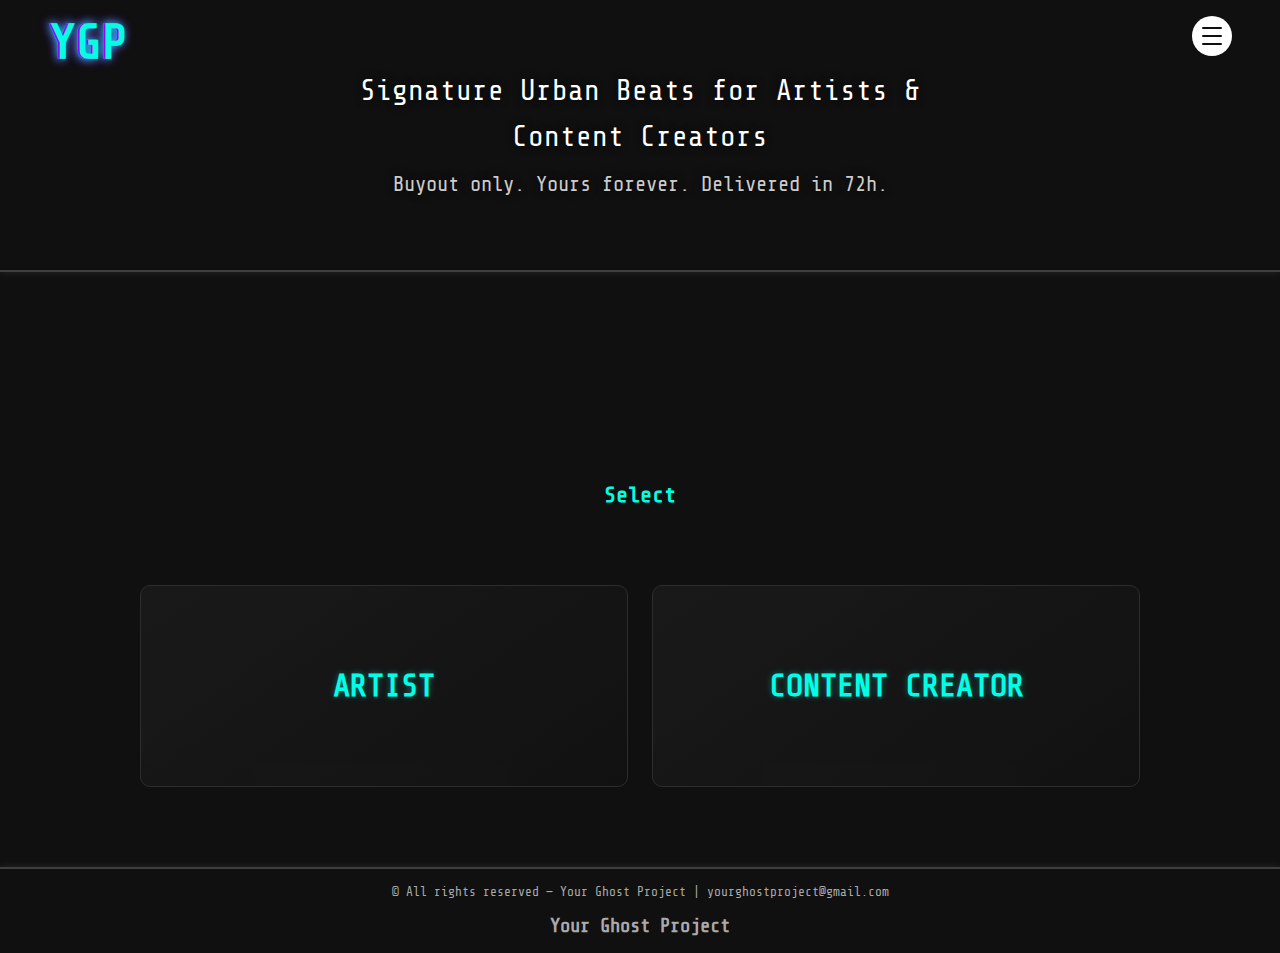
<file: index.html>
<!DOCTYPE html>
<html lang="en">
<head>
  <meta charset="UTF-8" />
  <meta name="viewport" content="width=device-width, initial-scale=1.0" />
  <title>Your Ghost Project</title>
  <link rel="icon" type="image/x-icon" href="favicon.ico" />
  <!-- Google font for monospace feel -->
  <link href="https://fonts.googleapis.com/css2?family=Share+Tech+Mono&display=swap" rel="stylesheet" />
  <style>
    /* Base styles */
    html { scroll-behavior: smooth; }
    body {
      margin: 0;
      font-family: 'Share Tech Mono', monospace;
      background-color: #101010;
      color: #f2f2f2;
      text-align: center;
    }

    /* Banner wrapper holds the video background and text */
    .banner-wrapper {
      position: relative;
      width: 100%;
      height: 270px;
      overflow: hidden;
      border-bottom: 2px solid rgba(255, 255, 255, 0.2);
      box-shadow: 0 0 8px rgba(255, 255, 255, 0.1);
    }
    .banner-video {
      width: 100%;
      height: 100%;
      object-fit: cover;
      object-position: center 55%;
      opacity: 0.3;
      transition: opacity 0.3s ease;
    }
    .banner-wrapper:hover .banner-video {
      opacity: 0.45;
    }

    /* Navigation bar copied from artist/creator pages */
    .navbar {
      position: absolute;
      top: 0;
      left: 0;
      width: 100%;
      z-index: 100;
      padding: 1rem 0;
      background: transparent;
    }
    /* Glitch logo top-left */
    .logo-mixed {
      position: absolute;
      top: 1rem;
      left: 3rem;
      font-family: 'Share Tech Mono', monospace;
      font-size: 3rem;
      font-weight: bold;
      color: #00ffe5;
      text-decoration: none;
      text-shadow: 0 0 8px #00ffe5, 0 0 12px #9d00ff;
      z-index: 101;
    }
    .logo-mixed::before {
      content: attr(data-text);
      position: absolute;
      left: 2px;
      top: 0;
      color: inherit;
      text-shadow: -2px 0 #9d00ff;
      animation: glitch 1s infinite linear alternate-reverse;
    }
    @keyframes glitch {
      0%   { text-shadow: 2px 2px #00ffe5, -2px -2px #9d00ff; }
      25%  { text-shadow: -2px 2px #00ffe5, 2px -2px #9d00ff; }
      50%  { text-shadow: 2px -2px #00ffe5, -2px 2px #9d00ff; }
      75%  { text-shadow: -2px -2px #00ffe5, 2px 2px #9d00ff; }
      100% { text-shadow: 2px 2px #00ffe5, -2px -2px #9d00ff; }
    }

    /* Hamburger menu */
    .menu-toggle {
      position: absolute;
      top: 1rem;
      right: 3rem;
      width: 40px;
      height: 40px;
      background: white;
      border: none;
      border-radius: 50%;
      display: flex;
      flex-direction: column;
      justify-content: center;
      align-items: center;
      cursor: pointer;
      z-index: 101;
      padding: 0;
    }
    .menu-toggle .bar {
      width: 20px;
      height: 2px;
      background-color: #101010;
      margin: 3px 0;
      border-radius: 1px;
    }
    /* Hidden navigation links */
    .nav-links {
      display: none;
      position: absolute;
      top: 60px;
      right: 3rem;
      flex-direction: column;
      background-color: #1a1a1a;
      border-radius: 8px;
      padding: 1rem;
      box-shadow: 0 4px 8px rgba(0,0,0,0.4);
      z-index: 100;
    }
    .navbar.open .nav-links {
      display: flex;
    }
    .nav-links a {
      color: white;
      text-decoration: none;
      font-size: 0.95rem;
      font-weight: bold;
      margin: 0.5rem 0;
      transition: 0.3s;
    }
    .nav-links a:hover,
    .nav-links a.active {
      color: #00ffe5;
      text-shadow: 0 0 8px #00ffe5;
    }

    /* Banner text */
    .banner-text {
      position: absolute;
      top: 50%;
      left: 50%;
      transform: translate(-50%, -50%);
      color: #f2f2f2;
      font-size: 1rem;
      line-height: 1.6;
      padding: 0 1rem;
      text-shadow: 0 0 8px #000000cc;
      display: flex;
      flex-direction: column;
      align-items: center;
      z-index: 2;
    }
    .banner-main {
      font-size: 1.8rem;
      color: #ffffff;
      margin-bottom: 0.5rem;
    }
    .banner-sub {
      /* Slightly larger font for emphasis */
      font-size: 1.3rem;
      color: #cccccc;
    }

    /* Typed section */
    .typed-container {
      margin-top: 2.5rem;
      font-size: 1rem;
      font-weight: 400;
      color: #f2f2f2;
      font-family: 'Share Tech Mono', monospace;
      max-width: 800px;
      margin-left: auto;
      margin-right: auto;
      text-align: center;
      line-height: 1.6;
      min-height: 6rem;
    }
    #typed-intro {
      opacity: 0;
      transform: translateY(10px);
      animation: fadeInUp 1.2s ease-out forwards;
    /* Increase font size slightly */
    font-size: 1.3rem;
    }
    @keyframes fadeInUp {
      to {
        opacity: 1;
        transform: translateY(0);
      }
    }
    .section-title {
      margin-top: 2rem;
      font-size: 1.4rem;
      font-weight: bold;
      color: #00ffe5;
      min-height: 2rem;
    }

    /* Success and error message classes reused from other pages */
    .ygp-success {
      background: #1a1a1a;
      border-radius: 8px;
      padding: 2rem;
      color: #00ffe5;
      box-shadow: 0 3px 6px rgba(0,0,0,0.4);
      text-align: center;
    }
    .ygp-success p {
      margin: 0.5rem 0;
      color: #ccc;
    }
    .ygp-error {
      margin-top: 1rem;
      color: #ff6666;
      font-size: 0.9rem;
    }

    /* Mobile responsiveness tweaks */
    @media (max-width: 640px) {
      .banner-wrapper {
        max-height: 40vh;
      }
      .banner-text {
        padding: 1.25rem 1rem;
      }
      .banner-main {
        font-size: clamp(1.25rem, 5vw, 2rem);
      }
      .banner-sub {
        font-size: clamp(1rem, 4.5vw, 1.3rem);
      }
      #typed-intro {
        font-size: clamp(0.95rem, 3.5vw, 1.3rem);
        line-height: 1.5;
      }
      .typed-container {
        margin-top: 1.5rem;
      }
      /* Ensure buttons inside offers stack on smaller devices */
      .offers {
        display: flex;
        flex-direction: column;
        gap: 1rem;
        align-items: center;
      }
      .offer h3 {
        margin-top: 0.5rem;
      }
    }

    /* Offers section */
    .container {
      max-width: 1000px;
      margin: 2rem auto;
      padding: 1rem;
    }
    .offers {
      display: flex;
      flex-wrap: wrap;
      justify-content: space-around;
      gap: 1.5rem;
      margin: 1.5rem 0 1rem;
    }
    .offer {
      flex: 1 1 280px;
      background: linear-gradient(145deg, #1a1a1a, #121212);
      border: 1px solid #2d2d2d;
      border-radius: 10px;
      height: 200px;
      position: relative;
      overflow: hidden;
      transition: transform 0.3s, box-shadow 0.3s;
      cursor: pointer;
      display: flex;
      align-items: center;
      justify-content: center;
      text-decoration: none;
    }
    .offer h3 {
      font-size: 2rem;
      color: #00ffe5;
      z-index: 2;
      transition: color 0.3s ease, text-shadow 0.3s ease;
      text-shadow: 0 0 6px rgba(0, 255, 229, 0.4);
    }
    .offer:hover {
      transform: translateY(-5px);
      border-color: #00ffe5;
      box-shadow: 0 0 25px #00ffe580;
    }
    .offer:hover h3 {
      color: #ffffff;
      text-shadow: 0 0 15px #00ffe5, 0 0 8px #ffffff;
    }
    .offer:active {
      transform: scale(0.95);
      box-shadow: 0 0 20px #00ffe5;
      transition: transform 0.15s ease, box-shadow 0.15s ease;
    }
    .video-preview {
      position: absolute;
      top: 0;
      left: 0;
      width: 100%;
      height: 100%;
      z-index: 0;
    }
    .video-preview video {
      width: 100%;
      height: 100%;
      object-fit: cover;
      object-position: center 35%;
      border-radius: 10px;
      opacity: 0.25;
      transition: opacity 0.3s ease;
    }
    .offer:hover .video-preview video {
      opacity: 0.5;
    }

    /* Footer */
    .footer {
      border-top: 2px solid rgba(255, 255, 255, 0.2);
      box-shadow: 0 0 8px rgba(255, 255, 255, 0.1);
      margin-top: 3rem;
      padding: 1rem;
      font-size: 0.8rem;
      color: #aaa;
    }
    .footer-logo {
      margin-top: 1rem;
      font-weight: bold;
      font-size: 1.2rem;
      animation: glitch 1s infinite;
    }

    /* ============== MOBILE ONLY (≤640px) ============== */
    @media (max-width: 640px) {
      html, body {
        padding-top: env(safe-area-inset-top, 0);
        padding-left: env(safe-area-inset-left, 0);
        padding-right: env(safe-area-inset-right, 0);
        overflow-x: hidden;
      }

      /* HERO / TOP BANNER WRAPPERS */
      .hero, .top-banner, .page-hero {
        position: relative;
        display: grid;
        grid-template-rows: auto 1fr auto;
        align-items: center;
        justify-items: center;
        text-align: center;
        min-height: 46svh;
        max-height: 56svh;
        padding: 12px 14px;
      }

      /* Dark overlay to increase contrast on busy photos */
      .hero::after, .top-banner::after, .page-hero::after {
        content: "";
        position: absolute;
        inset: 0;
        background: linear-gradient(180deg, rgba(0,0,0,.45), rgba(0,0,0,.7));
        pointer-events: none;
      }

      /* Background media */
      .hero-media, .banner-media, .hero img, .hero video {
        position: absolute;
        inset: 0;
        width: 100%;
        height: 100%;
        object-fit: cover;
        object-position: center 30%;
        filter: brightness(.8);
        z-index: 0;
      }

      /* YGP logo: push closer to the left edge */
      .site-logo {
        justify-self: start;
        margin: 4px 0 0 max(8px, env(safe-area-inset-left, 8px));
        z-index: 2;
      }

      /* MAIN HEADLINE — center text, avoid column feel */
      .hero-title {
        z-index: 2;
        margin: 0;
        padding: 0 4px;
        font-weight: 800;
        font-size: clamp(20px, 6vw, 28px);
        line-height: 1.18;
        letter-spacing: .2px;
        text-align: center;
        word-break: normal;
        overflow-wrap: anywhere;
        white-space: normal;
      }

      /* Sub line (Buyout only …) — one line at the bottom edge of the banner */
      .hero-subline {
        z-index: 2;
        margin: 6px 0 2px 0;
        font-size: clamp(13px, 3.2vw, 14px);
        line-height: 1.2;
        white-space: nowrap;
        text-overflow: ellipsis;
        overflow: hidden;
        width: 100%;
        text-align: center;
      }

      /* CTA inside hero: full width, single-line text */
      .hero .btn, .top-banner .btn, .page-hero .btn {
        z-index: 2;
        width: 100%;
        max-width: 92vw;
        min-height: 48px;
        border-radius: 14px;
        font-size: clamp(15px, 3.8vw, 17px);
        padding: 12px 14px;
        white-space: nowrap;
      }

      /* HOME: “Select your profile” appears sooner / higher */
      .select-profile {
        margin-top: 14px;
      }

      /* Utility for any long headings that were centered visually but weren’t actually centered */
      .center-stack { display: grid; place-items: center; }
    }

    /* ===== Mobile-only layout fixes ===== */
    @media (max-width: 640px) {
      :root {
        --mobile-pad: 1rem;
      }

      html, body {
        /* for iOS notch and browser UI */
        padding-top: env(safe-area-inset-top, 0);
        padding-left: env(safe-area-inset-left, 0);
        padding-right: env(safe-area-inset-right, 0);
        overflow-x: hidden;
      }

      /* HERO / TOP BANNERS (all pages) */
      .hero, .top-banner, .page-hero {
        /* cap height, make readable, avoid giant crops */
        min-height: 48svh;
        max-height: 58svh;
        padding: 1.25rem var(--mobile-pad);
        display: flex;
        align-items: center;
        justify-content: center;
        text-align: center;
        position: relative;
      }
      .hero::after, .top-banner::after, .page-hero::after {
        /* dark overlay to improve text contrast on photos */
        content: "";
        position: absolute;
        inset: 0;
        background: linear-gradient(180deg, rgba(0,0,0,.55), rgba(0,0,0,.65));
        pointer-events: none;
      }
      .hero-media, .banner-media, .hero img, .hero video {
        width: 100%;
        height: 100%;
        object-fit: cover;
        object-position: center 30%;
        filter: brightness(.75);
      }

      /* TITLES / COPY */
      h1.hero-title, .hero-title {
        font-size: clamp(1.35rem, 6.5vw, 1.9rem);
        line-height: 1.15;
        margin: 0;
        padding: 0 .25rem;
        word-break: break-word;
        overflow-wrap: anywhere;
        hyphens: auto;
        position: relative;
        z-index: 1;
      }
      .hero-sub, .hero-lead, .lead {
        font-size: clamp(0.98rem, 3.6vw, 1.1rem);
        line-height: 1.45;
        margin-top: .6rem;
        color: rgba(230,240,255,.92);
        position: relative;
        z-index: 1;
      }

      /* BUTTONS / CTAs */
      .cta, .btn, .ghost-btn, .primary-cta {
        width: 100%;
        min-height: 48px; /* bigger tap target */
        font-size: clamp(0.98rem, 3.6vw, 1.1rem);
        padding: 0.85rem 1rem;
        border-radius: 14px;
      }
      .cta-row, .btn-row {
        display: grid;
        grid-template-columns: 1fr;
        gap: .9rem;
        margin-top: 1rem;
      }

      /* SECTIONS / SPACING */
      .section, .block, .card, .panel {
        margin-top: 1.1rem !important;
        padding: 1rem var(--mobile-pad) !important;
      }
      .stack > * + * { margin-top: .9rem; }

      /* CARDS WITH IMAGE TITLES (your “profile” cards on Home) */
      .profile-card {
        width: 100%;
        max-width: 88vw;
        margin-inline: auto;
        border-radius: 18px;
      }
      .profile-card .label {
        font-size: clamp(1.2rem, 7vw, 1.6rem);
      }

      /* FAQ / long text lists */
      .faq h3 { font-size: clamp(1.05rem, 4vw, 1.2rem); }
      .faq p, .faq li {
        font-size: clamp(0.95rem, 3.4vw, 1.05rem);
        line-height: 1.55;
      }

      /* FORMS */
      form input, form select, form textarea {
        width: 100%;
        font-size: 16px; /* avoid iOS zoom */
        padding: 12px 14px;
        border-radius: 14px;
      }
      form .row { display: grid; grid-template-columns: 1fr; gap: .9rem; }
      form .actions { margin-top: 1rem; }
      .notice, .ygp-success, .ygp-error {
        text-align: center;
        padding: .9rem;
        border-radius: 12px;
      }
      .ygp-success {
        background: rgba(0, 229, 255, 0.10);
        color: #bff7ff;
        border: 1px solid rgba(0,229,255,.25);
      }
      .ygp-error   {
        background: rgba(168, 85, 247, 0.10);
        color: #f1dcff;
        border: 1px solid rgba(168,85,247,.25);
      }

      /* NAV / LOGO (avoid overlap) */
      .site-logo { transform: none; margin: .5rem var(--mobile-pad); }
      .menu-toggle { margin: .5rem var(--mobile-pad); }

      /* Prevent horizontal scrolling due to neon text shadows */
      .neon, .glow {
        text-shadow: 0 0 .6rem rgba(0,229,255,.55), 0 0 1.2rem rgba(168,85,247,.45);
        max-width: 100%;
      }
    }

</style>
  <!-- Mobile styles: load after all other CSS for proper override on mobile -->
  <link rel="stylesheet" href="mobile.css" media="only screen and (max-width: 768px)" />
</head>
<body>
  <div class="banner-wrapper hero top-banner">
    <!-- Navigation bar with logo and hamburger menu -->
    <div class="navbar">
      <a href="index.html" class="logo-mixed glitch site-logo" data-text="YGP">YGP</a>
      <button class="menu-toggle" aria-label="Toggle menu">
        <span class="bar"></span>
        <span class="bar"></span>
        <span class="bar"></span>
      </button>
      <div class="nav-links">
        <a href="index.html" class="active">HOME</a>
        <a href="artist.html">ARTIST</a>
        <a href="creator.html">CONTENT CREATOR</a>
      </div>
    </div>
    <!-- Video background -->
    <video class="banner-video" autoplay muted loop playsinline>
      <source src="https://yourghostproject.github.io/banner_ghost.mp4" type="video/mp4" />
    </video>
    <!-- Main hero text -->
    <div class="banner-text">
      <div class="banner-main hero-title neon">Signature Urban Beats for Artists &amp; Content Creators</div>
      <div class="banner-sub hero-sub hero-subline">Buyout only. Yours forever. Delivered in 72h.</div>
    </div>
  </div>

  <!-- Typed intro and profile selection -->
  <div class="typed-container">
    <p id="typed-intro">We help Creators break free from licensing and generic royalty-free music by crafting original, hand-made Hip-Hop, Drill, and Trap beats. Send us up to 3 references, and we’ll deliver your custom track within 72 hours, with 2 revisions included.</p>
    <p class="section-title select-profile" id="typed-who"></p>
  </div>

  <!-- Offer selection -->
  <div class="container">
    <div class="offers">
      <a href="artist.html" class="offer profile-card">
        <div class="video-preview">
          <video muted loop autoplay playsinline>
            <source src="https://yourghostproject.github.io/artist-preview.mp4" type="video/mp4" />
          </video>
        </div>
        <h3 class="label neon">ARTIST</h3>
      </a>
      <a href="creator.html" class="offer profile-card">
        <div class="video-preview">
          <video muted loop autoplay playsinline>
            <source src="https://yourghostproject.github.io/creator-preview.mp4" type="video/mp4" />
          </video>
        </div>
        <h3 class="label neon">CONTENT CREATOR</h3>
      </a>
    </div>
  </div>

  <div class="footer">
    <div>© All rights reserved — Your Ghost Project | yourghostproject@gmail.com</div>
    <div class="footer-logo">Your Ghost Project</div>
  </div>

  <script>
    // Typed effect for profile selector
    function typeEffect(element, text, speed) {
      let i = 0;
      function typeChar() {
        if (i < text.length) {
          element.innerHTML += text.charAt(i);
          i++;
          setTimeout(typeChar, speed);
        }
      }
      typeChar();
    }
    window.onload = () => {
      const target = document.getElementById("typed-who");
      typeEffect(target, "Select your profile", 100);
    };
    // Toggle the navigation menu when the hamburger icon is clicked
    document.addEventListener('DOMContentLoaded', function() {
      const menuToggle = document.querySelector('.menu-toggle');
      if (menuToggle) {
        menuToggle.addEventListener('click', function() {
          document.querySelector('.navbar').classList.toggle('open');
        });
      }
    });
  </script>
</body>
</html>
</file>
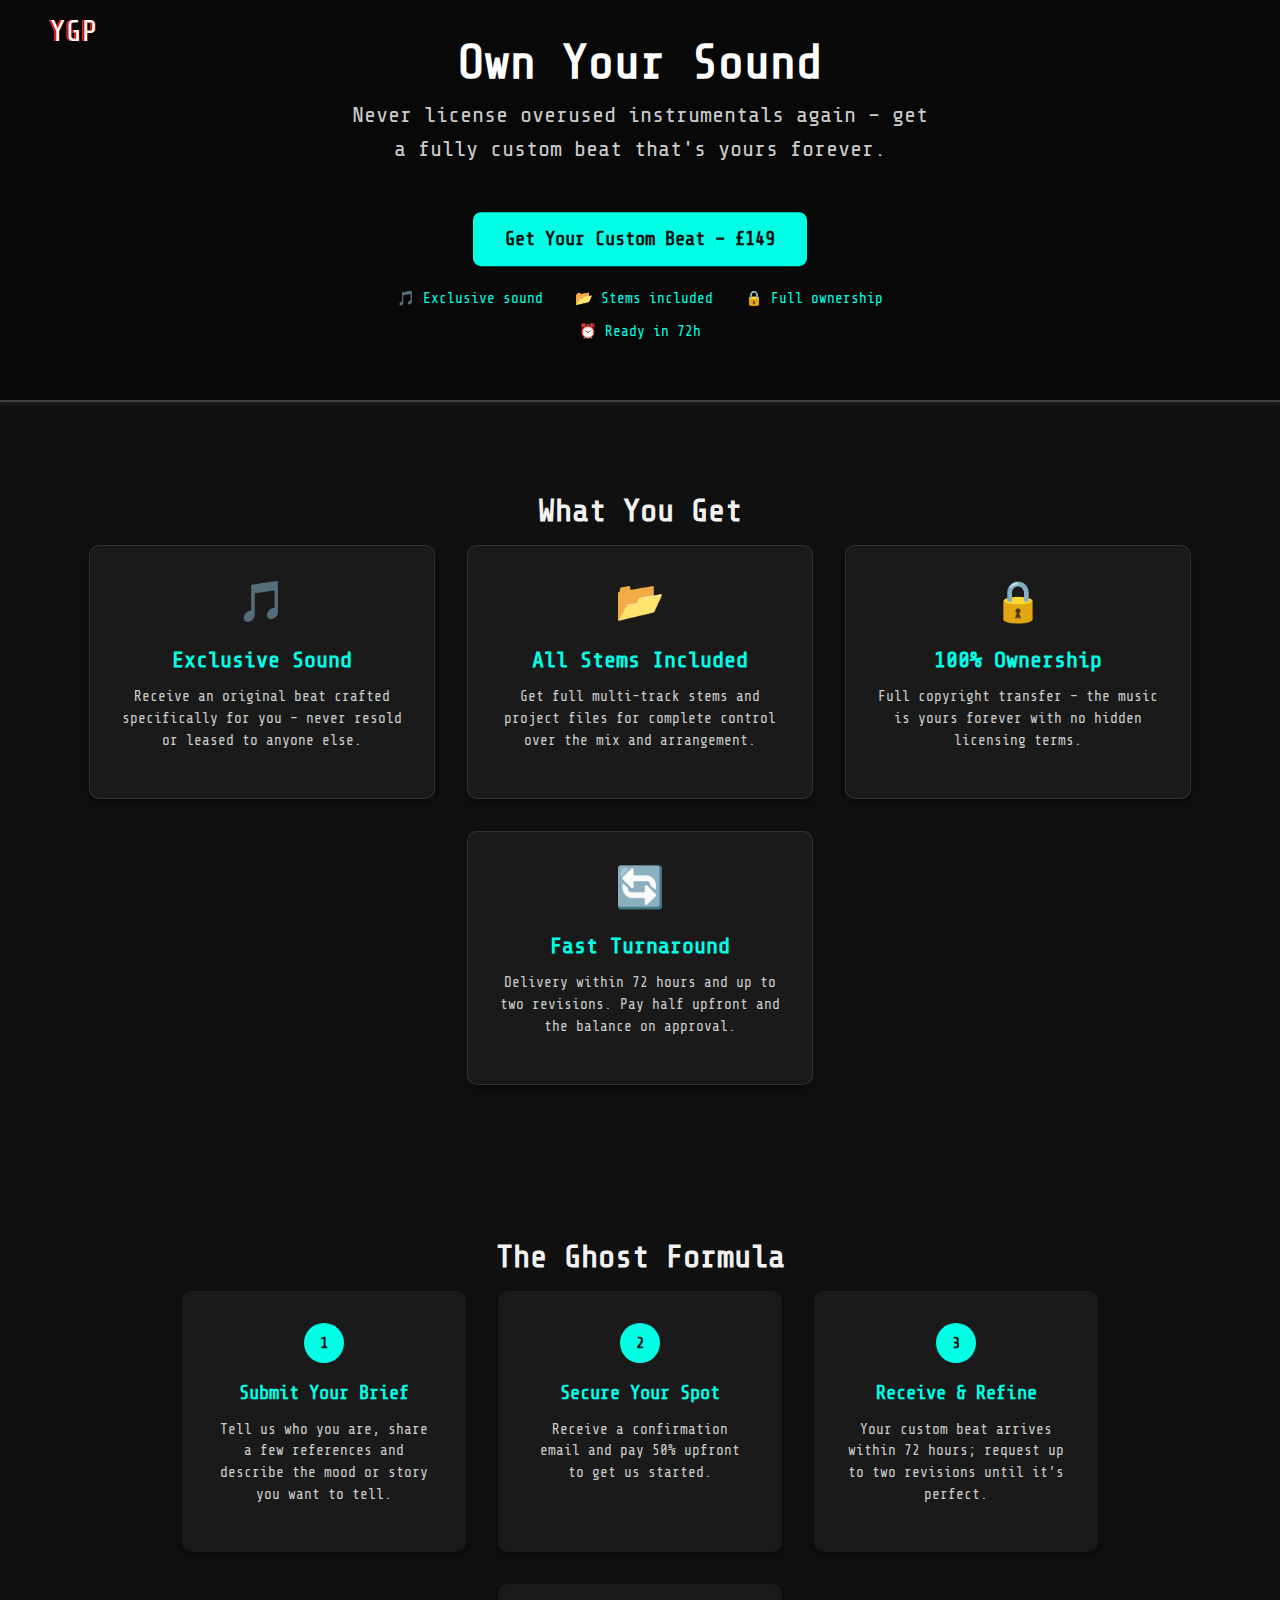
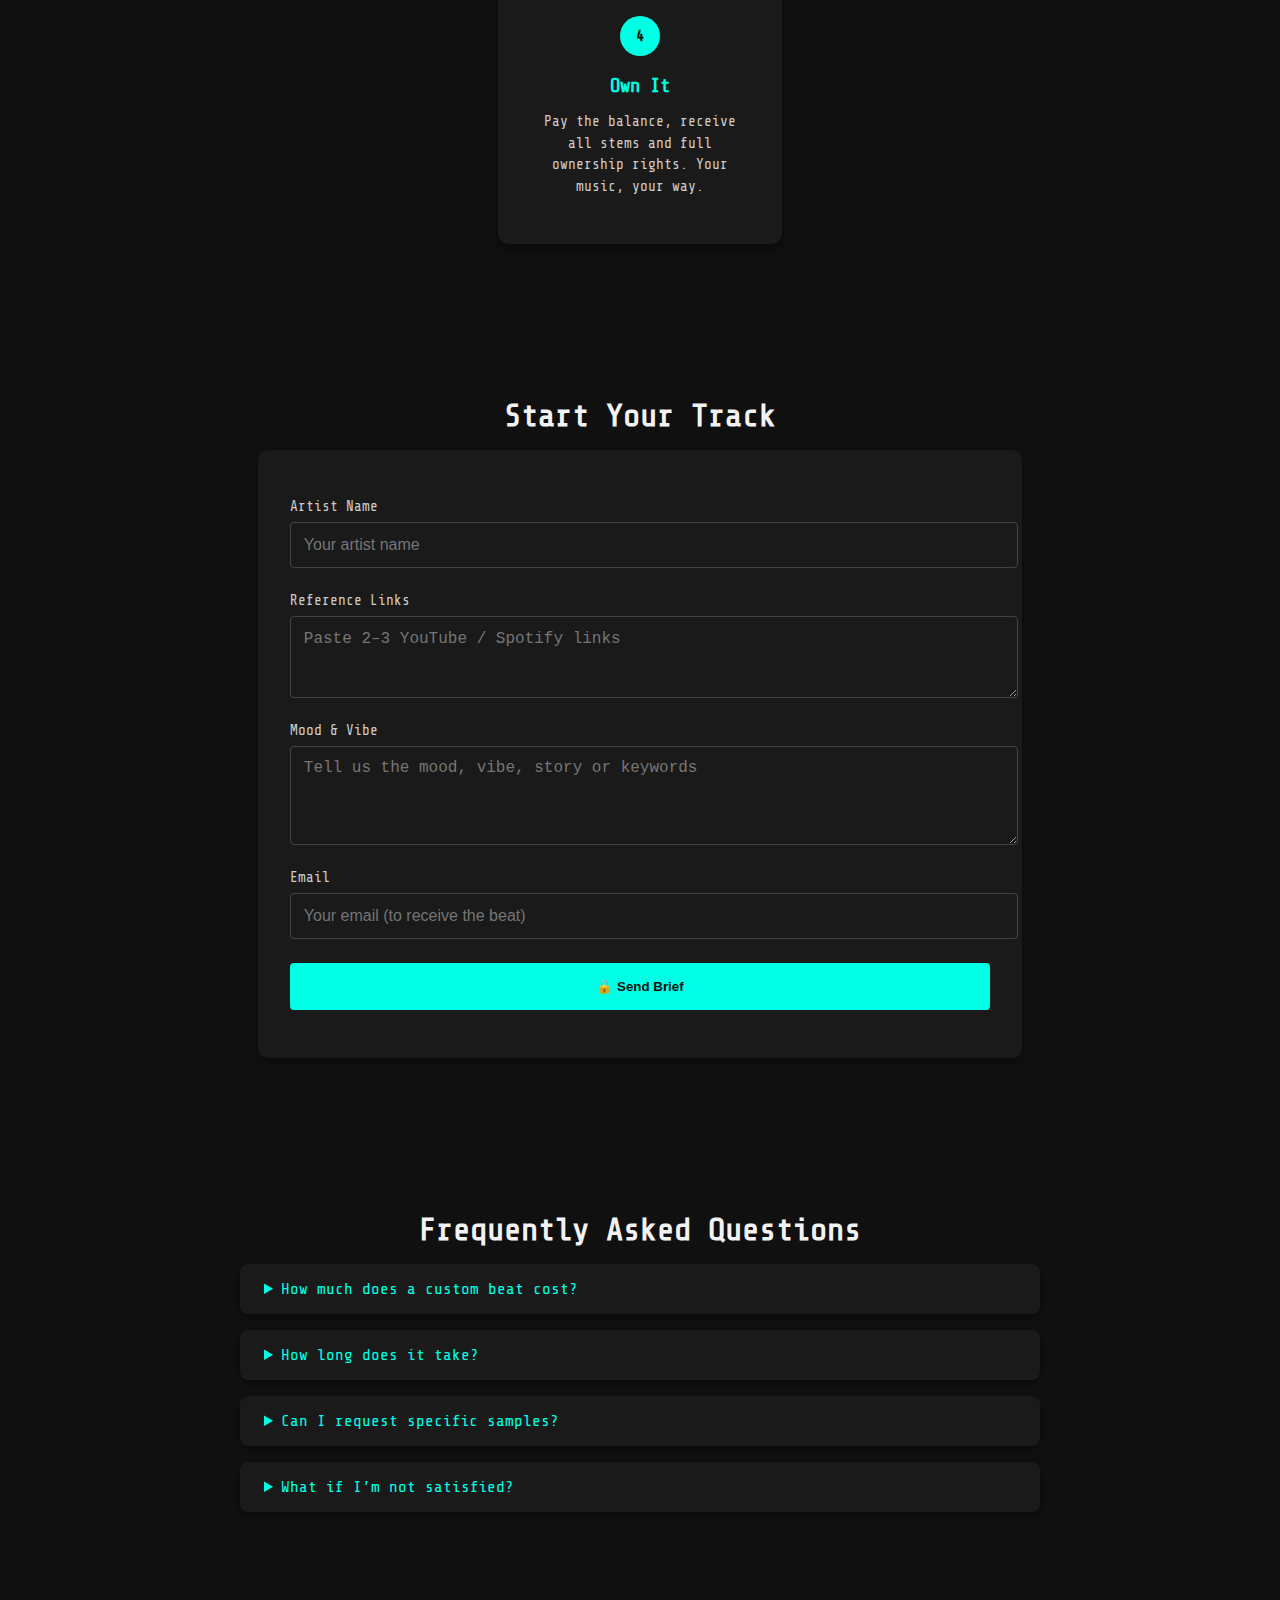
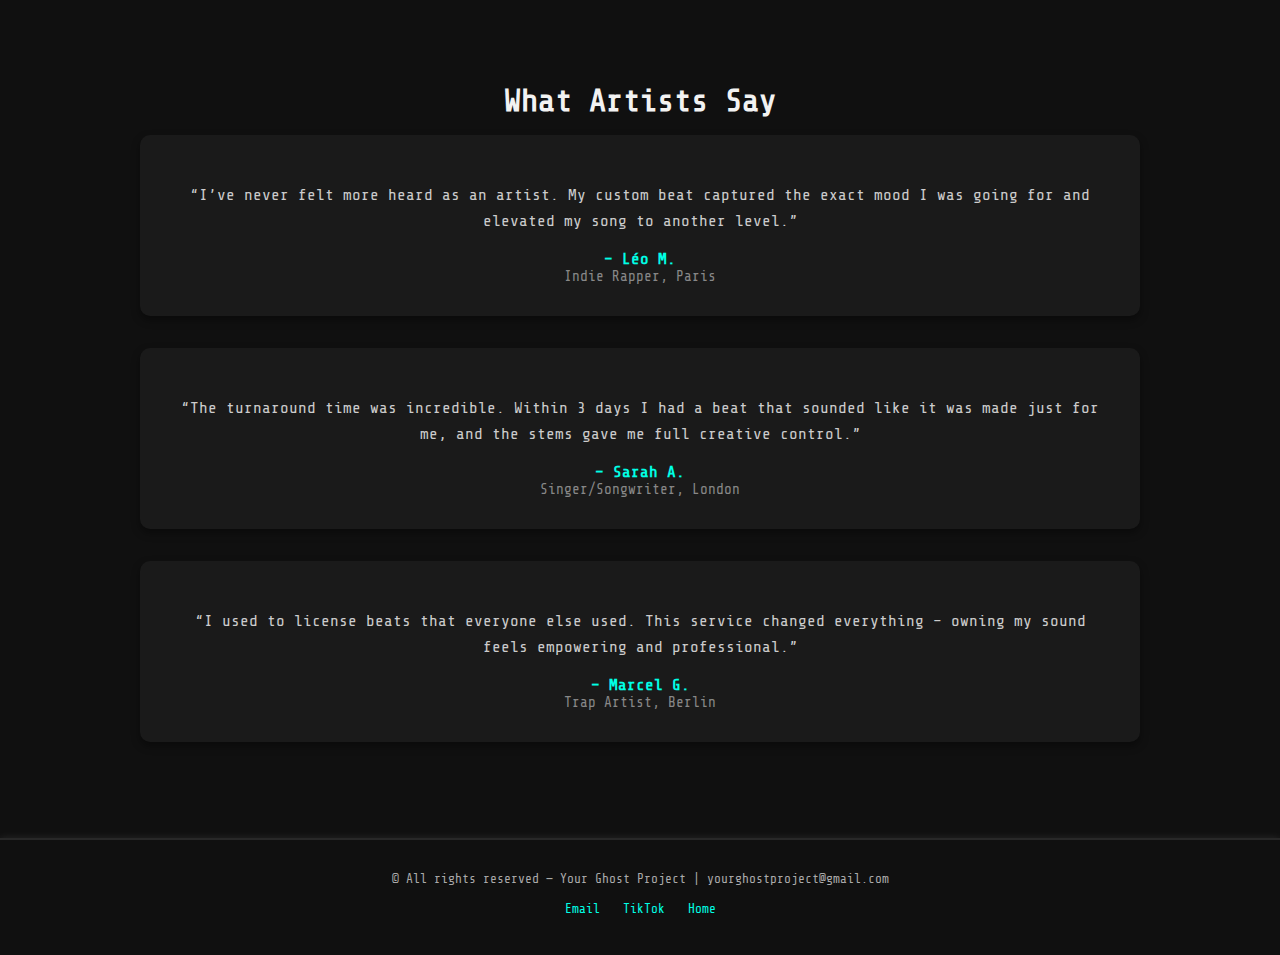
<file: artist.html>
<!DOCTYPE html>
<html lang="en">
<head>
  <meta charset="utf-8"/>
  <meta name="viewport" content="width=device-width, initial-scale=1.0"/>
  <title>Artist | Your Ghost Project</title>
  <link href="favicon.ico" rel="icon" type="image/x-icon"/>
  <!-- Google Font -->
  <link href="https://fonts.googleapis.com/css2?family=Share+Tech+Mono&display=swap" rel="stylesheet"/>
  <style>
    html { scroll-behavior: smooth; }
    body {
      margin: 0;
      font-family: 'Share Tech Mono', monospace;
      background-color: #101010;
      color: #f2f2f2;
      text-align: center;
    }

    /* Navigation Bar */
    .navbar {
      position: absolute;
      top: 0;
      left: 0;
      width: 100%;
      z-index: 100;
      padding: 1rem 3rem;
      background: transparent;
    }
    .logo {
      font-family: 'Share Tech Mono', monospace;
      font-size: 1.8rem;
      color: white;
      text-decoration: none;
      position: absolute;
      top: 1rem;
      left: 3rem;
      z-index: 101;
    }
    .logo::before {
      content: attr(data-text);
      position: absolute;
      left: 2px;
      top: 0;
      text-shadow: -2px 0 red;
      color: white;
      overflow: hidden;
      animation: glitch 1s infinite linear alternate-reverse;
    }
    @keyframes glitch {
      0%   { clip: rect(0,9999px,0,0); }
      5%   { clip: rect(0,9999px,5px,0); }
      10%  { clip: rect(0,9999px,10px,0); }
      15%  { clip: rect(0,9999px,5px,0); }
      20%  { clip: rect(0,9999px,0,0); }
      100% { clip: rect(0,9999px,0,0); }
    }

    /* Menu Toggle Icon */
    .menu-toggle {
      position: absolute;
      top: 1rem;
      right: 3rem;
      font-size: 2.5rem;
      background: none;
      border: none;
      color: white;
      cursor: pointer;
      z-index: 101;
      font-family: sans-serif;
      line-height: 1;
    }

    /* Hidden nav-links by default */
    .nav-links {
      display: none;
      position: absolute;
      top: 4rem;
      right: 3rem;
      flex-direction: column;
      background-color: #1a1a1a;
      border-radius: 8px;
      padding: 1rem;
      box-shadow: 0 4px 8px rgba(0,0,0,0.4);
      z-index: 100;
    }
    .navbar.open .nav-links {
      display: flex;
    }
    .nav-links a {
      color: white;
      text-decoration: none;
      font-size: 0.95rem;
      font-weight: bold;
      margin: 0.5rem 0;
      transition: 0.3s;
    }
    .nav-links a:hover,
    .nav-links a.active {
      color: #00ffe5;
      text-shadow: 0 0 8px #00ffe5;
    }

    /* Banner */
    .banner-wrapper {
      position: relative;
      width: 100%;
      height: 400px;
      overflow: hidden;
      border-bottom: 2px solid rgba(255,255,255,0.2);
      box-shadow: 0 0 8px rgba(255,255,255,0.1);
    }
    .banner-video {
      width: 100%;
      height: 100%;
      object-fit: cover;
      object-position: center 55%;
      opacity: 0.3;
    }
    .banner-overlay {
      position: absolute;
      top: 0; left: 0;
      width: 100%; height: 100%;
      background-color: rgba(0,0,0,0.5);
      z-index: 1;
    }
    .banner-content {
      position: absolute;
      top: 50%; left: 50%;
      transform: translate(-50%,-50%);
      z-index: 2;
      max-width: 800px;
      padding: 0 2rem;
    }
    .banner-content h1 {
      margin: 0;
      font-size: 3rem;
      color: #fff;
    }
    .banner-content p {
      margin-top: 0.5rem;
      font-size: 1.4rem;
      line-height: 1.5;
      color: #ccc;
    }
    .benefit-list {
      display: flex;
      flex-wrap: wrap;
      justify-content: center;
      list-style: none;
      padding: 0;
      margin-top: 1rem;
    }
    .benefit-list li {
      margin: 0.5rem 1rem;
      font-size: 0.9rem;
      color: #00ffe5;
      display: flex;
      align-items: center;
    }
    .benefit-list li span {
      margin-right: 0.5rem;
    }

    /* Global styles */
    h2 { font-size: 2rem; margin-bottom: 1rem; }
    .section { padding: 4rem 1rem; }
    .btn-primary {
      display: inline-block;
      margin-top: 1.5rem;
      padding: 1rem 2rem;
      font-size: 1.2rem;
      color: #101010;
      background-color: #00ffe5;
      border: none;
      border-radius: 8px;
      text-decoration: none;
      font-weight: bold;
      transition: 0.3s ease;
    }
    .btn-primary:hover {
      background-color: #00ffe510;
      color: #00ffe5;
      box-shadow: 0 0 15px #00ffe5;
    }

    /* Features Section */
    .features {
      display: flex;
      flex-wrap: wrap;
      justify-content: center;
      gap: 2rem;
      max-width: 1200px;
      margin: 0 auto;
    }
    .feature-card {
      background: #1a1a1a;
      border: 1px solid rgba(255,255,255,0.1);
      border-radius: 10px;
      padding: 2rem;
      flex: 1 1 250px;
      max-width: 280px;
      box-shadow: 0 4px 8px rgba(0,0,0,0.4);
      text-align: center;
    }
    .feature-card .icon {
      font-size: 2.5rem;
      margin-bottom: 1rem;
      color: #00ffe5;
    }
    .feature-card h3 {
      font-size: 1.4rem;
      color: #00ffe5;
      margin-bottom: 0.5rem;
    }
    .feature-card p {
      font-size: 0.9rem;
      color: #ccc;
      line-height: 1.5;
    }

    /* Process Section */
    .process {
      max-width: 1000px;
      margin: 0 auto;
    }
    .steps {
      display: flex;
      flex-wrap: wrap;
      justify-content: center;
      gap: 2rem;
    }
    .step {
      background: #1a1a1a;
      border-radius: 10px;
      padding: 2rem;
      flex: 1 1 200px;
      max-width: 220px;
      box-shadow: 0 4px 8px rgba(0,0,0,0.4);
      text-align: center;
    }
    .step .circle {
      width: 40px; height: 40px; border-radius: 50%;
      background: #00ffe5; color: #101010;
      display: flex; align-items: center; justify-content: center;
      margin: 0 auto 1rem; font-weight: bold;
    }
    .step h3 {
      font-size: 1.2rem; margin-bottom: 0.5rem; color: #00ffe5;
    }
    .step p {
      font-size: 0.9rem; color: #ccc; line-height: 1.5;
    }

    /* Form Section */
    .form-wrapper {
      max-width: 700px;
      margin: 0 auto;
      background: #1a1a1a;
      padding: 3rem 2rem;
      border-radius: 10px;
      box-shadow: 0 4px 8px rgba(0,0,0,0.4);
    }
    .form-wrapper form {
      display: flex;
      flex-direction: column;
      gap: 1.5rem;
    }
    .form-wrapper label {
      font-size: 0.9rem;
      color: #ccc;
      text-align: left;
      display: flex;
      flex-direction: column;
    }
    .form-wrapper input,
    .form-wrapper textarea {
      margin-top: 0.5rem;
      padding: 0.8rem;
      font-size: 1rem;
      width: 100%;
      background: #1a1a1a;
      border: 1px solid #444;
      color: #fff;
      border-radius: 4px;
    }
    .form-wrapper button {
      padding: 1rem;
      background: #00ffe5;
      color: #101010;
      font-weight: bold;
      border: none;
      cursor: pointer;
      border-radius: 4px;
    }
    .form-wrapper button:hover {
      background-color: #00ffe510;
      color: #00ffe5;
      box-shadow: 0 0 10px #00ffe5;
    }

    /* FAQ Section */
    .faq {
      max-width: 800px;
      margin: 0 auto;
      text-align: left;
    }
    details {
      background: #1a1a1a;
      border-radius: 8px;
      padding: 1rem 1.5rem;
      margin-bottom: 1rem;
      box-shadow: 0 3px 6px rgba(0,0,0,0.4);
    }
    summary {
      font-size: 1rem;
      color: #00ffe5;
      cursor: pointer;
      outline: none;
    }
    details p {
      margin-top: 0.5rem;
      font-size: 0.9rem;
      color: #ccc;
      line-height: 1.5;
    }

    /* Testimonials */
    .testimonials {
      max-width: 1000px;
      margin: 0 auto;
    }
    .testimonial {
      background: #1a1a1a;
      border-radius: 10px;
      padding: 2rem;
      margin-bottom: 2rem;
      box-shadow: 0 4px 8px rgba(0,0,0,0.4);
    }
    .testimonial p {
      font-size: 1rem; line-height: 1.6; margin-bottom: 1rem;
      color: #ccc;
    }
    .testimonial .author {
      font-weight: bold; color: #00ffe5;
    }
    .testimonial .role {
      font-size: 0.9rem; color: #888;
    }

    /* Footer */
    .footer {
      padding: 2rem 1rem;
      border-top: 2px solid rgba(255,255,255,0.1);
      box-shadow: 0 0 8px rgba(255,255,255,0.1);
      font-size: 0.8rem;
      color: #aaa;
    }
    .footer nav {
      margin-top: 1rem;
    }
    .footer a {
      margin: 0 0.5rem;
      color: #00ffe5;
      text-decoration: none;
    }
    .footer a:hover {
      text-decoration: underline;
    }

    @media (max-width: 768px) {
      .navbar { padding: 1rem; }
    }
  </style>
</head>
<body>
  <div class="banner-wrapper">
    <div class="navbar">
      <a class="logo glitch" data-text="YGP" href="index.html">YGP</a>
      <button class="menu-toggle" aria-label="Toggle menu">&#9776;</button>
      <div class="nav-links">
        <a href="index.html">HOME</a>
        <a href="artist.html" class="active">ARTIST</a>
        <a href="https://yourghostproject.github.io/creator.html">CONTENT CREATOR</a>
      </div>
    </div>
    <video autoplay class="banner-video" loop muted playsinline>
      <source src="https://yourghostproject.github.io/banner_ghost.mp4" type="video/mp4"/>
    </video>
    <div class="banner-overlay"></div>
    <div class="banner-content">
      <h1>Own Your Sound</h1>
      <p>Never license overused instrumentals again – get a fully custom beat that's yours forever.</p>
      <a class="btn-primary" href="#form">Get Your Custom Beat – £149</a>
      <ul class="benefit-list">
        <li><span>🎵</span>Exclusive sound</li>
        <li><span>📂</span>Stems included</li>
        <li><span>🔒</span>Full ownership</li>
        <li><span>⏰</span>Ready in 72h</li>
      </ul>
    </div>
  </div>

  <!-- Features / Benefits Section -->
  <section class="section" id="features">
    <h2>What You Get</h2>
    <div class="features">
      <div class="feature-card">
        <div class="icon">🎵</div>
        <h3>Exclusive Sound</h3>
        <p>Receive an original beat crafted specifically for you – never resold or leased to anyone else.</p>
      </div>
      <div class="feature-card">
        <div class="icon">📂</div>
        <h3>All Stems Included</h3>
        <p>Get full multi-track stems and project files for complete control over the mix and arrangement.</p>
      </div>
      <div class="feature-card">
        <div class="icon">🔒</div>
        <h3>100% Ownership</h3>
        <p>Full copyright transfer – the music is yours forever with no hidden licensing terms.</p>
      </div>
      <div class="feature-card">
        <div class="icon">🔄</div>
        <h3>Fast Turnaround</h3>
        <p>Delivery within 72 hours and up to two revisions. Pay half upfront and the balance on approval.</p>
      </div>
    </div>
  </section>

  <!-- Process / Formula Section -->
  <section class="section" id="process">
    <h2>The Ghost Formula</h2>
    <div class="process">
      <div class="steps">
        <div class="step">
          <div class="circle">1</div>
          <h3>Submit Your Brief</h3>
          <p>Tell us who you are, share a few references and describe the mood or story you want to tell.</p>
        </div>
        <div class="step">
          <div class="circle">2</div>
          <h3>Secure Your Spot</h3>
          <p>Receive a confirmation email and pay 50% upfront to get us started.</p>
        </div>
        <div class="step">
          <div class="circle">3</div>
          <h3>Receive & Refine</h3>
          <p>Your custom beat arrives within 72 hours; request up to two revisions until it’s perfect.</p>
        </div>
        <div class="step">
          <div class="circle">4</div>
          <h3>Own It</h3>
          <p>Pay the balance, receive all stems and full ownership rights. Your music, your way.</p>
        </div>
      </div>
    </div>
  </section>

  <!-- Start Form Section -->
  <section class="section" id="form">
    <h2>Start Your Track</h2>
    <div class="form-wrapper">
      <form action="https://formspree.io/f/yourformid" method="POST">
        <label>
          Artist Name
          <input name="artistname" placeholder="Your artist name" required type="text"/>
        </label>
        <label>
          Reference Links
          <textarea name="references" placeholder="Paste 2–3 YouTube / Spotify links" required rows="3"></textarea>
        </label>
        <label>
          Mood & Vibe
          <textarea name="mood" placeholder="Tell us the mood, vibe, story or keywords" required rows="4"></textarea>
        </label>
        <label>
          Email
          <input name="email" placeholder="Your email (to receive the beat)" required type="email"/>
        </label>
        <button type="submit">🔒 Send Brief</button>
      </form>
    </div>
  </section>

  <!-- FAQ Section -->
  <section class="section" id="faq">
    <h2>Frequently Asked Questions</h2>
    <div class="faq">
      <details>
        <summary>How much does a custom beat cost?</summary>
        <p>The total price is £149: pay 50% upfront to start, and the remaining balance after you approve the final beat.</p>
      </details>
      <details>
        <summary>How long does it take?</summary>
        <p>Your custom beat will be delivered within 72 hours. If revisions are requested, please allow a little extra time.</p>
      </details>
      <details>
        <summary>Can I request specific samples?</summary>
        <p>Yes – share any samples or influences in your brief. We’ll use them creatively, but you’re responsible for any sample clearance.</p>
      </details>
      <details>
        <summary>What if I’m not satisfied?</summary>
        <p>We include two free revisions. If you’re still unhappy, we’ll work with you to find a solution or offer a refund.</p>
      </details>
    </div>
  </section>

  <!-- Testimonials Section -->
  <section class="section" id="testimonials">
    <h2>What Artists Say</h2>
    <div class="testimonials">
      <div class="testimonial">
        <p>“I’ve never felt more heard as an artist. My custom beat captured the exact mood I was going for and elevated my song to another level.”</p>
        <div class="author">– Léo M.</div>
        <div class="role">Indie Rapper, Paris</div>
      </div>
      <div class="testimonial">
        <p>“The turnaround time was incredible. Within 3 days I had a beat that sounded like it was made just for me, and the stems gave me full creative control.”</p>
        <div class="author">– Sarah A.</div>
        <div class="role">Singer/Songwriter, London</div>
      </div>
      <div class="testimonial">
        <p>“I used to license beats that everyone else used. This service changed everything – owning my sound feels empowering and professional.”</p>
        <div class="author">– Marcel G.</div>
        <div class="role">Trap Artist, Berlin</div>
      </div>
    </div>
  </section>

  <!-- Footer -->
  <div class="footer">
    <div>© All rights reserved — Your Ghost Project | yourghostproject@gmail.com</div>
    <nav>
      <a href="mailto:yourghostproject@gmail.com">Email</a>
      <a href="https://www.tiktok.com/@yourghostproject" target="_blank">TikTok</a>
      <a href="index.html">Home</a>
    </nav>
  </div>

  <script>
    document.addEventListener('DOMContentLoaded', function() {
      const toggle = document.querySelector('.menu-toggle');
      const navbar = document.querySelector('.navbar');
      toggle.addEventListener('click', function() {
        navbar.classList.toggle('open');
      });
    });
  </script>
</body>
</html>
</file>
<file: mobile.css>
/* ========================================
   YOUR GHOST PROJECT - MOBILE CSS v2.0
   Optimized for all mobile devices & performance
   ======================================== */

/* ============ BASE MOBILE SETUP ============ */
@media screen and (max-width: 768px) {
  
  /* Reset & Base */
  * {
    box-sizing: border-box;
    -webkit-tap-highlight-color: transparent;
  }
  
  html {
    font-size: 16px;
    -webkit-text-size-adjust: 100%;
    -ms-text-size-adjust: 100%;
  }
  
  body {
    margin: 0;
    padding: 0;
    overflow-x: hidden;
    width: 100vw;
    position: relative;
    /* Safe area for iPhone notch/dynamic island */
    padding-top: env(safe-area-inset-top, 0);
    padding-bottom: env(safe-area-inset-bottom, 0);
    padding-left: env(safe-area-inset-left, 0);
    padding-right: env(safe-area-inset-right, 0);
  }

  /* ============ HERO/BANNER SECTION ============ */
  
  .hero,
  .banner-wrapper,
  .top-banner,
  .page-hero {
    position: relative;
    width: 100vw;
    min-height: 100vh;
    max-height: 100vh;
    display: flex;
    flex-direction: column;
    align-items: center;
    justify-content: center;
    padding: 2rem 1rem;
    text-align: center;
    overflow: hidden;
  }
  
  /* Background Media (Video/Image) */
  .hero-media,
  .banner-media,
  .hero video,
  .hero img,
  .banner-wrapper video,
  .banner-wrapper img {
    position: absolute;
    top: 0;
    left: 0;
    width: 100%;
    height: 100%;
    object-fit: cover;
    object-position: center;
    z-index: 0;
    filter: brightness(0.7) contrast(1.1);
  }
  
  /* Dark Overlay for Text Contrast */
  .hero::before,
  .banner-wrapper::before,
  .top-banner::before,
  .page-hero::before {
    content: "";
    position: absolute;
    top: 0;
    left: 0;
    width: 100%;
    height: 100%;
    background: linear-gradient(
      180deg, 
      rgba(0,0,0,0.3) 0%, 
      rgba(0,0,0,0.6) 50%, 
      rgba(0,0,0,0.8) 100%
    );
    z-index: 1;
    pointer-events: none;
  }
  
  /* ============ LOGO ============ */
  
  .logo,
  .logo-mixed,
  .site-logo,
  .hero .logo {
    position: absolute;
    top: max(1rem, env(safe-area-inset-top, 1rem));
    left: max(1rem, env(safe-area-inset-left, 1rem));
    z-index: 10;
    font-size: clamp(1.2rem, 6vw, 1.8rem);
    font-weight: bold;
    color: #00e5ff;
    text-shadow: 
      0 0 0.5rem rgba(0, 229, 255, 0.8),
      0 0 1rem rgba(168, 85, 247, 0.4);
    letter-spacing: 0.05em;
    margin: 0;
    padding: 0;
  }
  
  /* ============ HERO CONTENT ============ */
  
  .banner-content,
  .hero-content {
    position: relative;
    z-index: 5;
    width: 100%;
    max-width: 90vw;
    display: flex;
    flex-direction: column;
    align-items: center;
    gap: 1.5rem;
    margin-top: 3rem; /* Space for logo */
  }
  
  /* Main Title */
  .hero-title,
  .banner-main,
  .main-headline {
    font-size: clamp(1.8rem, 8vw, 3rem);
    font-weight: 900;
    line-height: 1.1;
    margin: 0;
    padding: 0;
    color: #ffffff;
    text-align: center;
    text-shadow: 
      0 0 0.3rem rgba(0, 0, 0, 0.8),
      0 0 0.8rem rgba(0, 229, 255, 0.3);
    letter-spacing: -0.02em;
    max-width: 95%;
    word-wrap: break-word;
    hyphens: auto;
  }
  
  /* Subtitle */
  .hero-subtitle,
  .banner-sub,
  .hero-subline {
    font-size: clamp(0.9rem, 4vw, 1.2rem);
    line-height: 1.4;
    color: rgba(255, 255, 255, 0.9);
    margin: 0;
    padding: 0 0.5rem;
    text-align: center;
    max-width: 90%;
    white-space: normal; /* Allow text wrapping */
    word-wrap: break-word;
    text-shadow: 0 0 0.3rem rgba(0, 0, 0, 0.7);
  }
  
  /* ============ CTA BUTTON ============ */
  
  .btn-primary,
  .primary-cta,
  .banner-button,
  .hero .btn,
  .cta-button {
    display: inline-flex;
    align-items: center;
    justify-content: center;
    width: auto;
    min-width: 280px;
    max-width: 85vw;
    min-height: 52px; /* Touch-friendly */
    padding: 1rem 2rem;
    margin: 0.5rem auto;
    
    background: linear-gradient(135deg, #00e5ff 0%, #a855f7 100%);
    border: none;
    border-radius: 16px;
    
    font-size: clamp(1rem, 4.5vw, 1.1rem);
    font-weight: 600;
    color: #000;
    text-decoration: none;
    text-align: center;
    white-space: nowrap;
    
    box-shadow: 
      0 4px 20px rgba(0, 229, 255, 0.3),
      0 2px 8px rgba(0, 0, 0, 0.2);
    
    transition: all 0.3s ease;
    cursor: pointer;
    position: relative;
    z-index: 5;
  }
  
  .btn-primary:hover,
  .btn-primary:active {
    transform: translateY(-2px);
    box-shadow: 
      0 6px 25px rgba(0, 229, 255, 0.4),
      0 4px 15px rgba(0, 0, 0, 0.3);
  }
  
  /* Button Small Text */
  .btn-small-text,
  .button-subtitle {
    display: block;
    font-size: clamp(0.7rem, 3vw, 0.8rem);
    color: rgba(255, 255, 255, 0.8);
    margin-top: 0.5rem;
    text-align: center;
    line-height: 1.2;
  }
  
  /* ============ BENEFIT ICONS ROW ============ */
  
  .benefit-list,
  .banner-icons,
  .features-inline,
  .hero-features {
    display: flex;
    flex-wrap: wrap;
    align-items: center;
    justify-content: center;
    gap: 0.8rem 1.2rem;
    margin: 1rem auto 0;
    padding: 0;
    list-style: none;
    max-width: 90vw;
    z-index: 5;
    position: relative;
  }
  
  .benefit-list li,
  .banner-icons .icon-item,
  .features-inline .feature {
    display: flex;
    align-items: center;
    gap: 0.4rem;
    font-size: clamp(0.8rem, 3.5vw, 0.9rem);
    color: rgba(255, 255, 255, 0.9);
    text-shadow: 0 0 0.2rem rgba(0, 0, 0, 0.8);
    white-space: nowrap;
  }
  
  .benefit-list li::before,
  .features-inline .feature::before {
    content: "●";
    color: #00e5ff;
    font-size: 1em;
    text-shadow: 0 0 0.3rem rgba(0, 229, 255, 0.8);
  }
  
}

/* ============ SMALLER MOBILE (≤480px) ============ */
@media screen and (max-width: 480px) {
  
  .hero,
  .banner-wrapper {
    padding: 1.5rem 0.8rem;
    min-height: 100vh;
  }
  
  .banner-content {
    gap: 1.2rem;
    max-width: 95vw;
  }
  
  .hero-title,
  .banner-main {
    font-size: clamp(1.5rem, 9vw, 2.2rem);
  }
  
  .hero-subtitle,
  .banner-sub {
    font-size: clamp(0.8rem, 4.5vw, 1rem);
    padding: 0 0.2rem;
  }
  
  .btn-primary,
  .banner-button {
    min-width: 250px;
    max-width: 90vw;
    min-height: 48px;
    padding: 0.9rem 1.5rem;
    font-size: clamp(0.9rem, 5vw, 1rem);
  }
  
  .benefit-list {
    gap: 0.6rem 0.8rem;
  }
  
  .benefit-list li {
    font-size: clamp(0.7rem, 4vw, 0.8rem);
  }
  
  .logo,
  .logo-mixed {
    font-size: clamp(1rem, 7vw, 1.4rem);
    top: max(0.8rem, env(safe-area-inset-top, 0.8rem));
    left: max(0.8rem, env(safe-area-inset-left, 0.8rem));
  }
}

/* ============ LANDSCAPE ORIENTATION ============ */
@media screen and (max-width: 768px) and (orientation: landscape) {
  
  .hero,
  .banner-wrapper {
    min-height: 100vh;
    padding: 1rem;
  }
  
  .banner-content {
    margin-top: 1rem;
    gap: 1rem;
  }
  
  .hero-title,
  .banner-main {
    font-size: clamp(1.3rem, 6vw, 2rem);
  }
  
  .benefit-list {
    flex-direction: row;
    flex-wrap: nowrap;
    overflow-x: auto;
    justify-content: flex-start;
    gap: 1rem;
    padding: 0 1rem;
  }
}

/* ============ PERFORMANCE OPTIMIZATIONS ============ */
@media screen and (max-width: 768px) {
  
  /* GPU Acceleration for smooth animations */
  .hero,
  .banner-wrapper,
  .btn-primary,
  .logo {
    -webkit-transform: translateZ(0);
    transform: translateZ(0);
    -webkit-backface-visibility: hidden;
    backface-visibility: hidden;
  }
  
  /* Optimize text rendering */
  .hero-title,
  .banner-main,
  .hero-subtitle {
    -webkit-font-smoothing: antialiased;
    -moz-osx-font-smoothing: grayscale;
  }
  
  /* Prevent zoom on input focus */
  input, select, textarea {
    font-size: 16px !important;
  }
  
  /* Hide scrollbar but allow scrolling */
  .benefit-list::-webkit-scrollbar {
    display: none;
  }
  .benefit-list {
    -ms-overflow-style: none;
    scrollbar-width: none;
  }
}

/* ============ ACCESSIBILITY ============ */
@media screen and (max-width: 768px) {
  
  /* High contrast mode support */
  @media (prefers-contrast: high) {
    .hero-title, .banner-main {
      text-shadow: 
        2px 2px 0 #000,
        -2px -2px 0 #000,
        2px -2px 0 #000,
        -2px 2px 0 #000;
    }
    
    .btn-primary {
      border: 2px solid #fff;
    }
  }
  
  /* Reduced motion support */
  @media (prefers-reduced-motion: reduce) {
    .btn-primary {
      transition: none;
    }
    
    .hero-media, .banner-media {
      animation: none;
    }
  }
  
  /* Focus states for accessibility */
  .btn-primary:focus,
  .btn-primary:focus-visible {
    outline: 3px solid rgba(0, 229, 255, 0.8);
    outline-offset: 2px;
  }
}
</file>
